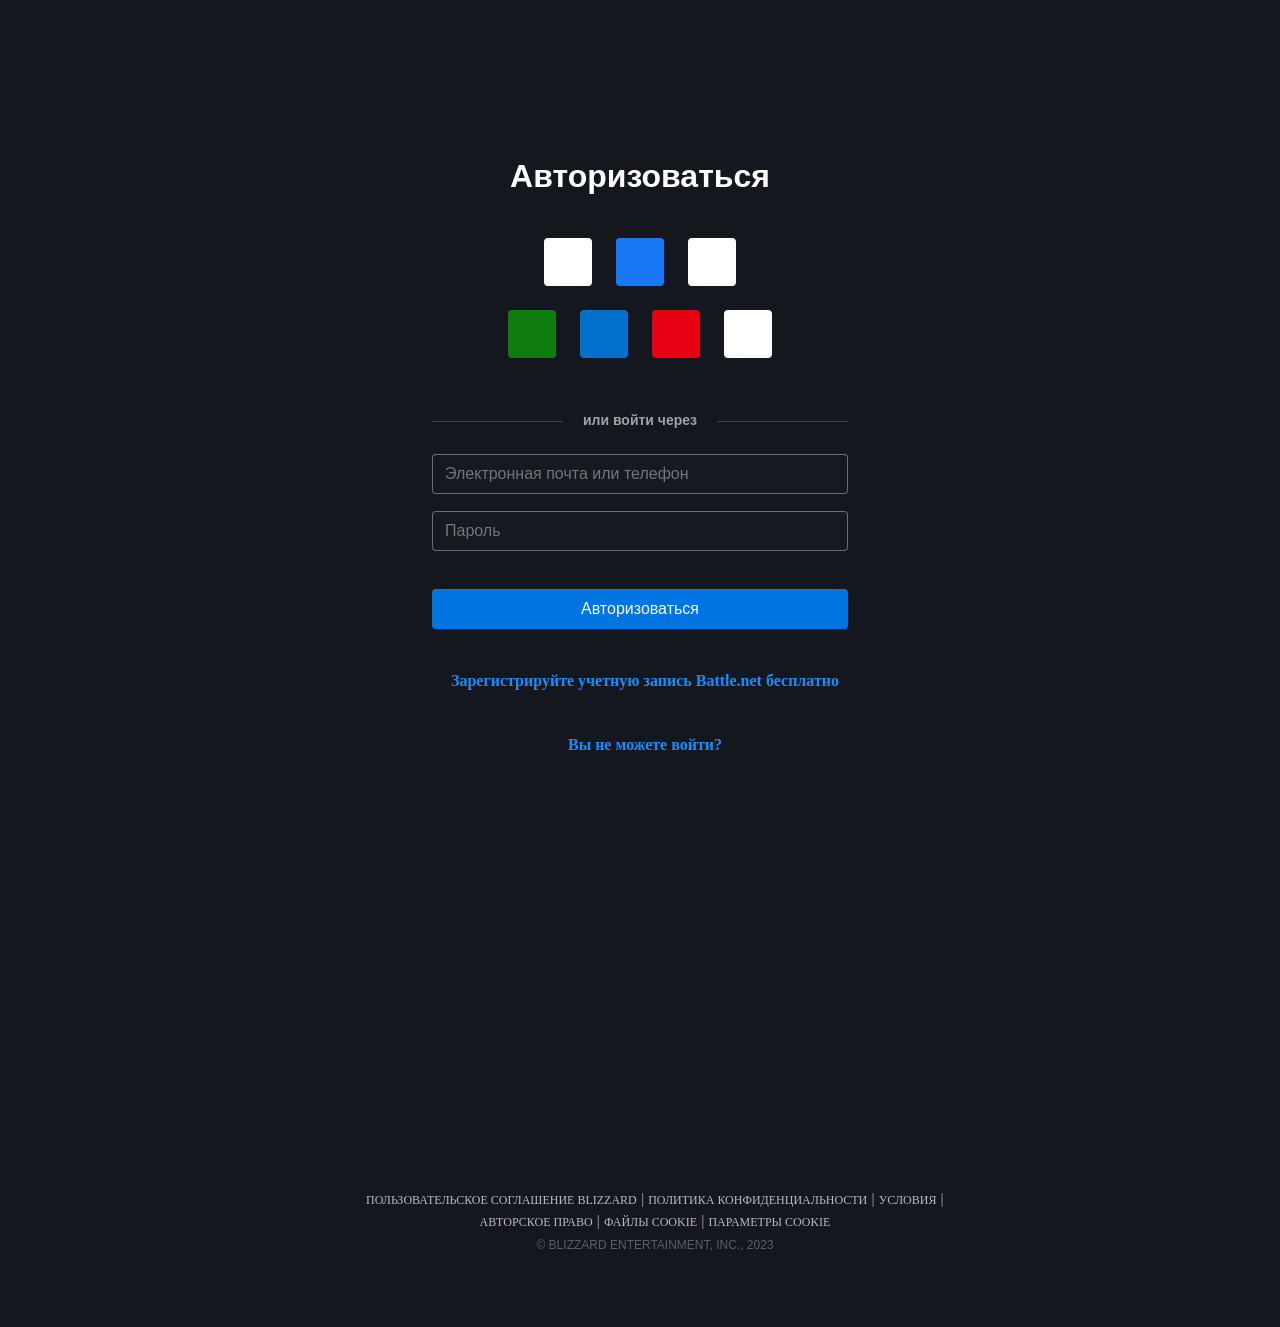
<file: HW/HomeWork2/Battle.net/index.html>
<!DOCTYPE html>
<html lang="en" style="font-family: sans-serif; text-size-adjust: 100%; height: auto">

<head>
  <meta charset="UTF-8" />
  <meta name="viewport" content="width=device-width, initial-scale=1.0" />
  <link rel="icon" type="image/png" sizes="192x192" href="apple-icon-72x72.png" />
  <title>Авторизация в Battle.net</title>
</head>
<style>
  * {
    margin: 0;
  }

  body {
    font-family: "Object Sans", "Arial", "Helvetica", "Segoe UI Symbol",
      "Segoe MDL2 Assets", sans-serif;

    background: #15171E no-repeat center top;
    color: rgba(255, 255, 255, 0.84);
    min-width: 320px;
    margin: 0;
    height: auto;
  }

  .main-box {
    display: flex;
    flex-direction: column;
    min-height: 100%;
    position: relative;
    width: 416px;
    margin: 24px auto 85px;

  }

  .full-window {
    box-sizing: border-box;
    margin-left: auto;
    margin-right: auto;
    max-width: 1200px;
    padding-left: 40px;
    padding-right: 40px;
  }

  .main-box>.main-box-inner {
    position: relative;
    width: 100%;
    padding: 24px 0;
    background: none;
    border: none;
  }

  .logo.logo-horizontal {
    background-image: url(https://bnetaccount.akamaized.net/login/static/images/toolkit/defaults/logos/bnet/logo-horizontal-color-light.1z1fI.svg);
    margin: 0 auto 38px auto;
    background-size: contain;
    background-position: center;
    background-repeat: no-repeat;
    width: 240px;
    height: 72px;
  }

  h1,
  h2,
  h3,
  h4,
  h5,
  h6,
  .heading-1,
  .heading-2,
  .heading-3,
  .heading-4,
  .heading-5,
  .heading-6 {
    text-align: center;
    display: block;
    margin: 0 0 39.6px 0;
  }


  h3 {
    font-weight: 700;
    font-size: 32px;
    line-height: 36px;
    margin: 40px 0px;
    color: #ffffff;
    margin-block-start: 1em;
    margin-block-end: 1em;
    margin-inline-start: 0px;
    margin-inline-end: 0px;
  }

  body .external-login-container {
    display: flex;
    flex-flow: row wrap;
    justify-content: center;
    align-items: center;
    width: 290px;
    margin: 0 auto;
  }

  body .btn .icon-google {
    background: url(https://bnetaccount.akamaized.net/login/static/images/login/social/google-logo-color.svg) no-repeat 0 0;
    opacity: 1;
    height: 18px;
    width: 18px;
  }

  body .btn .icon-facebook {
    background: url(https://bnetaccount.akamaized.net/login/static/images/login/social/facebook-logo-white.svg) no-repeat 0 0;
    opacity: 1;
    height: 18px;
    width: 18px;
  }

  body .btn .icon-apple {
    background: url(https://bnetaccount.akamaized.net/login/static/images/login/social/apple-logo-black.svg) no-repeat 0 0;
    opacity: 1;
    height: 19px;
    width: 15px;
  }

  body .btn .icon-live {
    background: url(https://bnetaccount.akamaized.net/login/static/images/login/social/xbox-logo-white.svg) no-repeat 0 0;
    opacity: 1;
    height: 18px;
    width: 18px;
  }

  body .btn .icon-psn {
    background: url(https://bnetaccount.akamaized.net/login/static/images/login/social/playstation-logo-white.svg) no-repeat 0 0;
    opacity: 1;
    height: 15px;
    width: 21px;
  }

  body .btn .icon-nintendo {
    background: url(https://bnetaccount.akamaized.net/login/static/images/login/social/switch-logo-white.svg) no-repeat 0 0;
    opacity: 1;
    height: 16px;
    width: 16px;
  }

  body .btn .icon-steam {
    background: url(https://bnetaccount.akamaized.net/login/static/images/login/social/steam-logo-black.svg) no-repeat 0 0;
    opacity: 1;
    height: 16px;
    width: 16px;
  }



  [class^="icon-"],
  [class*=" icon-"] {
    display: inline-block;
    width: 16px;
    height: 16px;
    overflow: hidden;
    line-height: 16px;
    vertical-align: top;
    background-repeat: no-repeat;
    text-indent: -9999px;
    transition: opacity 0.2s;
  }

  body.tk-bnet-next .btn.social-icon {
    position: relative;
    width: 48px;
    height: 48px;
    padding: 13px;
    border-radius: 4px;
    margin: 12px;
  }

  body .btn.social-icon.login-google {
    background-color: #FFF;
  }

  body .btn.social-icon.login-facebook {
    background-color: #1877F2;
  }

  body .btn.social-icon.login-apple {
    background-color: #FFF;
  }

  body .btn.social-icon.login-live {
    background-color: #107c10;
  }

  body .btn.social-icon.login-psn {
    background-color: #0070CC;
  }

  body .btn.social-icon.login-nintendo {
    background-color: #e60012;
  }

  body .btn.social-icon.login-steam {
    background-color: #FFF;
  }

  input,
  label.checkbox,
  button.btn,
  a.btn {
    margin-bottom: 15px;
  }

  body .btn.social-icon {
    width: 48px;
    height: 48px;
    padding: 13px;
    border: none;
    border-radius: 4px;
    margin-bottom: 12px;
  }

  .btn {
    white-space: normal;
    margin: 12px;
    font-size: 16px;
    line-height: 20px;
    min-height: 40px;
    background-color: rgba(255, 255, 255, 0.12);
    color: #ffffff;
    border: 2px solid transparent;
    font-weight: 500;
    border-radius: 4px;
    transition: background-color 0.2s, border-color 0.2s, color 0.2s;
    display: inline-block;
    text-align: center;
    vertical-align: middle;
    cursor: pointer;
    -moz-box-sizing: border-box;
    box-sizing: border-box;
  }

  body.tk-bnet-next .btn.social-icon>i {
    position: absolute;
    left: 50%;
    top: 50%;
    transform: translate(-50%, -50%);
    margin: 0;
  }

  body .thirdparty-line {
    font-size: 14px;
    font-weight: 700;
    color: rgba(255, 255, 255, 0.6);
    display: block;
    text-align: center;
    overflow: hidden;
    white-space: nowrap;
    margin: 40px 0 20px 0;
    line-height: 21px;
  }

  body .thirdparty-line span {
    position: relative;
    display: inline-block;
  }


  body .thirdparty-line span:before {
    right: 100%;
    margin-right: 20px;
  }

  body .thirdparty-line span:before,
  body .thirdparty-line span:after {
    width: 500px;
    content: "";
    height: 1px;
    background-color: #fff;
    background-color: rgba(255, 255, 255, 0.18);
    position: absolute;
    top: 50%;
  }

  body .thirdparty-line span:after {
    left: 100%;
    margin-left: 20px;
  }

  label.control-label {
    display: none;
  }

  .control-label {
    font-size: 12px;
    font-weight: 400;
    line-height: 24px;
    letter-spacing: 0.075em;
    display: block;
    text-transform: uppercase;
    color: rgba(255, 255, 255, 0.6);
  }

  label {
    display: block;
    -webkit-user-select: none;
    -moz-user-select: none;
    -ms-user-select: none;
    user-select: none;
    margin: 0;
  }

  label,
  input,
  button,
  select,
  textarea {
    font-size: 16px;
    font-weight: 400;
    line-height: 24px;
  }

  body.tk-bnet-next .box-wrapper .login>form .control-group {
    margin: 0 auto 11px;
  }

  .uneditable-input,
  select,
  textarea,
  input[type="color"],
  input[type="date"],
  input[type="datetime"],
  input[type="datetime-local"],
  input[type="email"],
  input[type="month"],
  input[type="number"],
  input[type="password"],
  input[type="search"],
  input[type="tel"],
  input[type="text"],
  input[type="time"],
  input[type="url"],
  input[type="week"],
  .select-box {
    display: inline-block;
    vertical-align: middle;
    height: 40px;
    padding: 0 12px;
    margin-top: 3px;
    margin-bottom: 3px;
    font-size: 16px;
    line-height: 24px;
    border: 1px solid rgba(255, 255, 255, 0.36);
    background-color: #171920;
    color: #ffffff;
    -moz-box-sizing: border-box;
    box-sizing: border-box;
    border-radius: 4px;
  }

  .uneditable-input.input-block,
  select.input-block,
  textarea.input-block,
  input[type="color"].input-block,
  input[type="date"].input-block,
  input[type="datetime"].input-block,
  input[type="datetime-local"].input-block,
  input[type="email"].input-block,
  input[type="month"].input-block,
  input[type="number"].input-block,
  input[type="password"].input-block,
  input[type="search"].input-block,
  input[type="tel"].input-block,
  input[type="text"].input-block,
  input[type="time"].input-block,
  input[type="url"].input-block,
  input[type="week"].input-block,
  .select-box.input-block {
    width: 100%;
  }

  .control-group {
    margin-bottom: 11px;
  }

  body #login-wrapper button#submit {
    margin-top: 5px;
    margin-bottom: 6px;
  }

  .btn-primary {
    background-color: #0074e0;
    color: #ffffff;
    border: 2px solid transparent;
    font-weight: 500;
    border-radius: 4px;
    transition: background-color 0.2s, border-color 0.2s, color 0.2s;
    text-align: center;
    margin-left: auto;
    margin-top: 35px;
  }

  .btn-block {
    display: block;
    width: 100%;
    padding-left: 0;
    padding-right: 0;
  }

  p,
  li,
  ol,
  a.btn,
  a:not(.btn),
  .primary-text,
  .verification-text,
  .error-helper,
  .js-enabled .select-box .options,
  .js-enabled .select-box>.current {
    font-family: "Noto Sans", "Georgia", "Times New Roman", "Times", "Segoe UI Symbol", "Segoe MDL2 Assets", sans-serif;
  }

  a:not(.btn) {
    color: #148eff;
    text-decoration: none;
    text-underline-position: under;
    font-family: "Noto Sans", "Georgia", "Times New Roman", "Times", "Segoe UI Symbol", "Segoe MDL2 Assets", serif;
    font-weight: 700;
  }

  li {
    line-height: 24px;
    margin: 40px 0 24.75px 0;
    padding-left: 10px;
    font-size: 16px;
  }

  #help-links {
    list-style-type: none;
    text-align: center;
    margin: 10px 0;
  }

  ul,
  ol {
    padding: 0;
    margin: 0 0 39.6px 30px;
    line-height: 30px;
    font-family: "Noto Sans", "Georgia", "Times New Roman", "Times", "Segoe UI Symbol", "Segoe MDL2 Assets", serif;
  }

  #footer.ru-ru .nav-item {
    font-size: 12px;
  }

  #footer .footer-desktop {
    width: 700px;
    min-width: auto;
    margin-top: 27%;

  }

  .nav-client .nav-a {
    font-weight: 400;
    font-size: 13px;
  }

  .nav-client .grid-container,
  .nav-client .nav-client .nav-container {
    box-sizing: border-box;
    margin-left: auto;
    margin-right: auto;
    max-width: 1200px;
    padding-left: 40px;
    padding-right: 40px;
  }

  .nav-client .footer-content {
    border: none;
    color: #7b7b7b;
  }

  .nav-client .nav-item {
    color: rgba(255, 255, 255, 0.7);
    text-decoration: none;
    transition: text-shadow 160ms ease, color 160ms ease;
  }

  .nav-client .footer-links {
    padding: 8px 0 0 30px;
    text-transform: uppercase;
    text-align: center;
  }

  .footer-content {
    padding: 30px 0;
    font-size: 14px;
    line-height: 21px;
  }

  #nav-client-footer .footer-content .copyright {
    letter-spacing: 0;

  }

  .nav-client .footer-content .copyright {
    padding: 8px 0;
    color: rgba(255, 255, 255, 0.3);
    font-size: 12px;
    padding: 0;
    text-align: center;
    font-size: 12px;
  }

  .footer-content .copyright {
    color: rgba(255, 255, 255, 0.48);
    font-size: 12px;
    line-height: 24px;
    text-transform: uppercase;
    letter-spacing: 0.075em;
  }

  .blz-password-wrapper .view-password-button {
    cursor: pointer;
    top: 50%;
  }

  .blz-password-wrapper .view-password-button {
    position: absolute;
    top: 50%;
    transform: translateY(-50%);
    right: 12px;
    cursor: pointer;
  }

  .blz-password-wrapper .view-password-button .show-password.fas.fa-eye,
  .blz-password-wrapper .view-password-button .hide-password.fas.fa-eye-slash {
    background-image: none;
  }

  .blz-password-wrapper .view-password-button i.fas.fa-eye {
    display: block;
    width: 18px;
    height: 16px;
    background-repeat: no-repeat;
    background-image: url([data-uri]);
  }
</style>

<body>
  <div>
    <div class="main-box">
      <div class="main-box-inner">
        <h1 class="logo logo-horizontal logo-small"></h1>
        <div class="input">
          <div class="login">
            <h3 class="login-header">Авторизоваться</h3>
            <div class="useResponse social-login external-login-container">
              <button id="google" role="row" class="btn btn-block third-party-login social-icon login-google">
                <i class="icon-google"></i>
              </button>
              <button id="facebook" role="row" class="btn btn-block third-party-login social-icon login-facebook"
                rel="external" aria-label="Авторизоваться с помощью Facebook" title="Авторизоваться с помощью Facebook"
                tabindex="0">
                <i class="icon-facebook"></i>
              </button>
              <button id="apple" role="row" class="btn btn-block third-party-login social-icon login-apple"
                rel="external" aria-label="Авторизоваться с помощью Apple" title="Авторизоваться с помощью Apple"
                tabindex="0">
                <i class="icon-apple"></i>
              </button>
            </div>
            <div class="useResponse social-login external-login-container">
              <button id="live" role="row" class="btn btn-block third-party-login social-icon login-live" rel="external"
                aria-label="Авторизоваться с помощью Xbox Network" title="Авторизоваться с помощью Xbox Network"
                tabindex="0">
                <i class="icon-live"></i>
              </button>
              <button id="psn" role="row" class="btn btn-block third-party-login social-icon login-psn" rel="external"
                aria-label="Авторизоваться с помощью PlayStation™Network"
                title="Авторизоваться с помощью PlayStation™Network" tabindex="0">
                <i class="icon-psn"></i>
              </button>
              <button id="nintendo" role="row" class="btn btn-block third-party-login social-icon login-nintendo"
                rel="external" aria-label="Авторизоваться с помощью Nintendo" title="Авторизоваться с помощью Nintendo"
                tabindex="0">
                <i class="icon-nintendo"></i>
              </button>

              <button id="steam" role="row" class="btn btn-block third-party-login social-icon login-steam"
                rel="external" aria-label="Авторизоваться с помощью Steam" title="Авторизоваться с помощью Steam"
                tabindex="0">
                <i class="icon-steam"></i>
              </button>
            </div>
            <div class="thirdparty-line">
              <span>или войти через</span>
            </div>
            <div id="login-input-container" class="">
              <div class="control-group ">
                <label id="accountName-label" class="control-label" for="accountName"></label>
                <div class="controls">
                  <input id="accountName"
                    aria-label="Поле электронной почты или телефона. Введите электронный адрес или телефонный номер."
                    name="accountName" title="Электронная почта или телефон" maxlength="320" type="text" tabindex="0"
                    class="input-block " placeholder="Электронная почта или телефон" autocorrect="off"
                    spellcheck="false">
                  <span class="input-after"></span>
                  <span class="error-helper error-helper-accountName hide">
                  </span>
                </div>
              </div>
              <div class="control-group ">
                <label id="password-label" class="control-label" for="password"></label>
                <div class="controls">
                  <div class="blz-password-wrapper"><input id="password" aria-label="Поле пароля. Введите пароль."
                      name="password" title="Пароль" maxlength="128" type="password" tabindex="0" class="input-block "
                      autocomplete="off" placeholder="Пароль" autocorrect="off" spellcheck="false"
                      data-password-show-aria="Показать пароль" data-password-hide-aria="Скрыть пароль"><span
                      class="view-password-button" tabindex="0" aria-live="assertive" role="button"><i
                        class="show-password fas fa-eye" aria-label="Показать пароль"></i><i
                        class="hide-password hide fas fa-eye-slash" aria-label="Скрыть пароль"></i></span><span
                      class="caps-lock-indicator hide"><i class="fas fa-arrow-alt-square-up"></i></span></div>
                  <span class="input-after"></span>
                  <span class="error-helper error-helper-password hide">
                  </span>
                </div>
              </div>
              <input type="hidden" id="srpEnabled" name="srpEnabled" value="true">
              <input type="hidden" id="upgradeVerifier" name="upgradeVerifier" value="">
              <input type="hidden" id="useSrp" name="useSrp" value="false">
              <input type="hidden" id="publicA" name="publicA" value="">
              <input type="hidden" id="clientEvidenceM1" name="clientEvidenceM1" value="">
              <div class="persistWrapper">
              </div>
            </div>
            <div class="control-group submit no-cancel">
              <button class="btn-block btn btn-primary submit-button btn-block" aria-label="Авторизация">
                Авторизоваться
              </button>
            </div>
            <ul id="help-links" role="navigation">
              <li role="link">
                <a rel="internal"
                  href="https://account.battle.net/creation/?ref=https%3A%2F%2Feu.shop.battle.net%2Fru-ru%2F404&amp;theme=bnet-next&amp;app=shop&amp;hostingApp=shop&amp;flowTrackingId=8f2b8351-4044-4eef-917d-7aaa14746fa9&amp;bdp=880921f8605ee72ec0fc9dcade0157d2538d5a746fe115a48d124fc5568192df"
                  tabindex="0" id="signup" role="button">
                  Зарегистрируйте учетную запись Battle.net бесплатно
                </a>
              </li>
              <li role="link">
                <a rel="internal" target="_blank"
                  href="https://account.battle.net/recovery/?ref=&amp;theme=bnet-next&amp;app=shop&amp;hostingApp=shop&amp;flowTrackingId=8f2b8351-4044-4eef-917d-7aaa14746fa9"
                  tabindex="0" id="loginSupport" role="button">
                  Вы не можете войти?
                </a>
              </li>
            </ul>
          </div>
        </div>
      </div>
    </div>
    <footer id="footer" class="footer ru-ru">
      <div id="nav-client-footer" class="nav-client">
        <div class="mobileFooterEnabled footer-content footer-desktop grid-container">
          <div class="nav-section support-feedback">
            <div class="nav-left">
              <div id="nav-feedback">
              </div>
            </div>
          </div>
          <div class="nav-section">
            <div class="nav-left nav-logo-group">
              <div class="footer-links nav-left">
                <a class="nav-item nav-a" href="https://www.blizzard.com/company/legal/eula" data-analytics="global-nav"
                  data-analytics-placement="Footer - eula">Пользовательское соглашение Blizzard</a>
                <span>|</span>
                <a class="nav-item nav-a" href="https://www.blizzard.com/company/about/privacy.html"
                  data-analytics="global-nav" data-analytics-placement="Footer - Privacy">Политика
                  конфиденциальности</a>
                <span>|</span>
                <a class="nav-item nav-a" href="https://www.blizzard.com/company/legal/" data-analytics="global-nav"
                  data-analytics-placement="Footer - Terms">Условия</a>
                <span>|</span>
                <a class="nav-item nav-a" href="https://eu.blizzard.com/company/about/infringementnotice.html"
                  data-analytics="global-nav" data-analytics-placement="Footer - copyright">Авторское право</a>
                <span>|</span>
                <a class="nav-item nav-a" href="/login/cookies" data-analytics="global-nav"
                  data-analytics-placement="Footer - Cookies">Файлы cookie</a>
                <span>|</span>
                <a class="nav-item nav-a" href="/login/cookies#settings" data-analytics="global-nav"
                  data-analytics-placement="Footer - Cookie Settings">Параметры cookie</a>
                <div class="copyright">© Blizzard Entertainment, Inc., 2023</div>
                <div class="nav-footer-icon-container">
                  <ul class="nav-footer-icon-list">
                  </ul>
                </div>
              </div>
            </div>
          </div>
        </div>
      </div>
    </footer>
  </div>
</body>

</html>
</file>
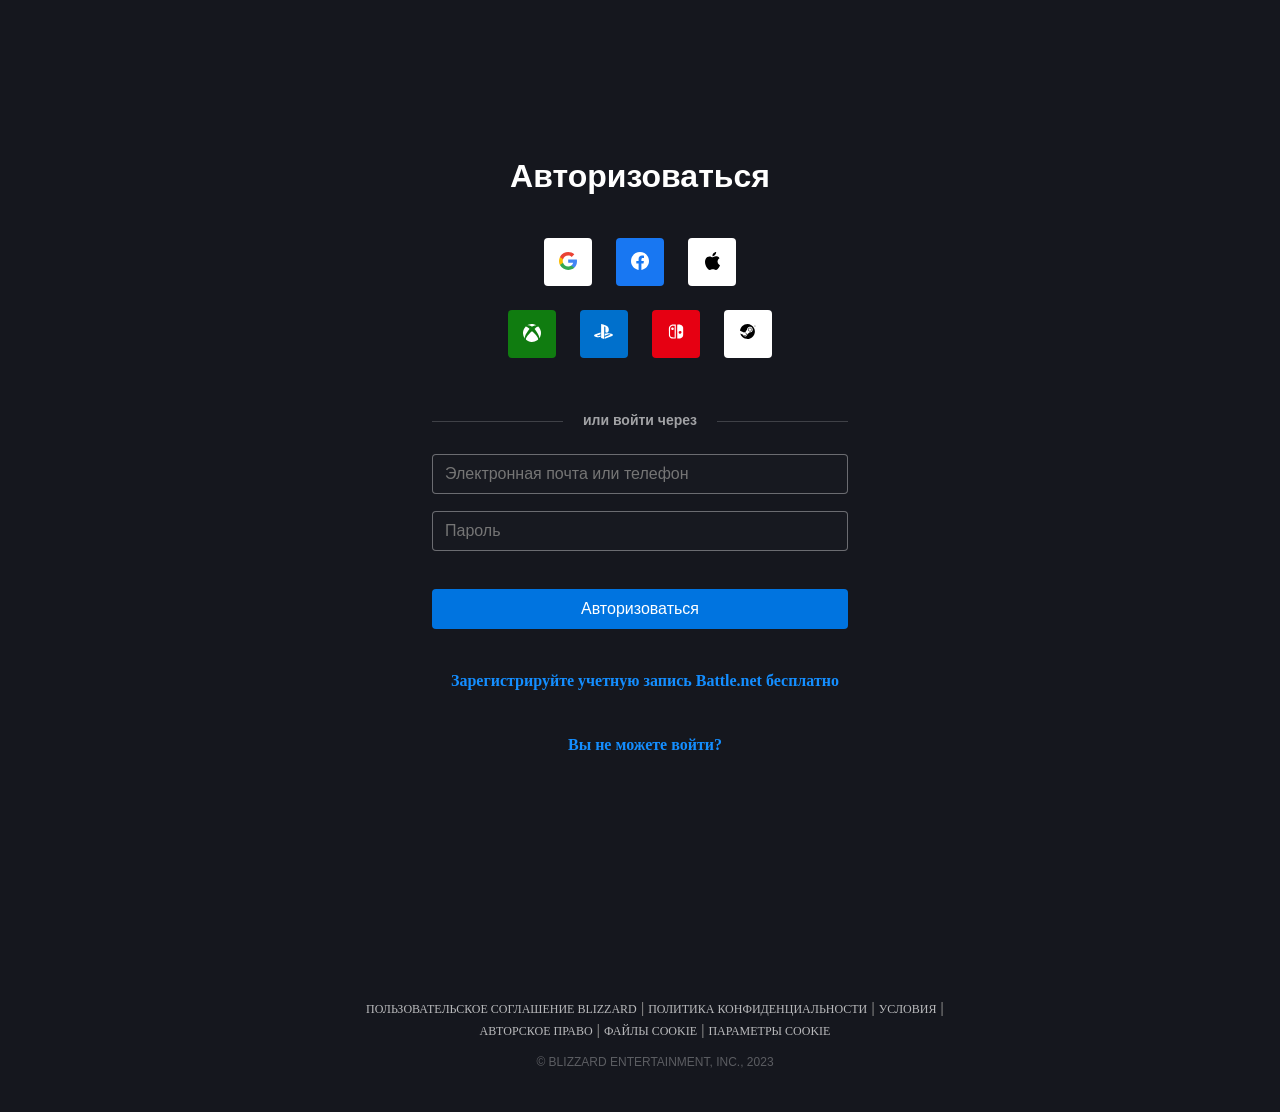
<file: HW/HomeWork5/MyHttpServer/MyHttpServer/static/index.html>
<!DOCTYPE html>
<html lang="en" style="font-family: sans-serif; text-size-adjust: 100%; height: auto">

<head>
  <meta charset="UTF-8" />
  <meta name="viewport" content="width=device-width, initial-scale=1.0" />
  <link rel="icon" type="image/png" href="/images/logo.png">
  <link rel="stylesheet" href="stylesheets/style.css" type="text/css">
  <title>Авторизация в Battle.net</title>
</head>

<body>
  <div>
    <div class="main-box">
      <div class="main-box-inner">
        <h1 class="logo logo-horizontal logo-small"></h1>
        <div class="input">
          <div class="login">
            <h3 class="login-header">Авторизоваться</h3>
            <div class="useResponse social-login external-login-container">
              <button class="btn btn-block third-party-login social-icon login-google">
                <i class="icon-google"></i>
              </button>
              <button class="btn btn-block third-party-login social-icon login-facebook">
                <i class="icon-facebook"></i>
              </button>
              <button class="btn btn-block third-party-login social-icon login-apple">
                <i class="icon-apple"></i>
              </button>
            </div>
            <div class="useResponse social-login external-login-container">
              <button class="btn btn-block third-party-login social-icon login-live">
                <i class="icon-live"></i>
              </button>
              <button class="btn btn-block third-party-login social-icon login-psn">
                <i class="icon-psn"></i>
              </button>
              <button class="btn btn-block third-party-login social-icon login-nintendo">
                <i class="icon-nintendo"></i>
              </button>
              <button class="btn btn-block third-party-login social-icon login-steam">
                <i class="icon-steam"></i>
              </button>
            </div>
            <div class="thirdparty-line">
              <span>или войти через</span>
            </div>
            <div id="login-input-container">
              <div class="control-group ">
                <div class="controls">
                  <label>
                    <input maxlength="320" type="text" class="input-block " placeholder="Электронная почта или телефон">
                  </label>
                </div>
              </div>
              <div class="control-group ">
                <div class="controls">
                  <div class="blz-password-wrapper">
                    <input name="password" title="Пароль" maxlength="128" type="password" class="input-block "
                      placeholder="Пароль">
                  </div>
                </div>
              </div>
            </div>
            <div class="control-group submit no-cancel">
              <button class="btn-block btn btn-primary submit-button btn-block">
                Авторизоваться
              </button>
            </div>
            <ul id="help-links">
              <li>
                <a
                  href="https://account.battle.net/creation/?ref=https%3A%2F%2Feu.shop.battle.net%2Fru-ru%2F404&amp;theme=bnet-next&amp;app=shop&amp;hostingApp=shop&amp;flowTrackingId=8f2b8351-4044-4eef-917d-7aaa14746fa9&amp;bdp=880921f8605ee72ec0fc9dcade0157d2538d5a746fe115a48d124fc5568192df">
                  Зарегистрируйте учетную запись Battle.net бесплатно
                </a>
              </li>
              <li>
                <a
                  href="https://account.battle.net/recovery/?ref=&amp;theme=bnet-next&amp;app=shop&amp;hostingApp=shop&amp;flowTrackingId=8f2b8351-4044-4eef-917d-7aaa14746fa9">
                  Вы не можете войти?
                </a>
              </li>
            </ul>
          </div>
        </div>
      </div>
    </div>
    <footer id="footer" class="footer ru-ru">
      <div id="nav-client-footer" class="nav-client">
        <div class="mobileFooterEnabled footer-content footer-desktop grid-container">
          <div class="nav-left nav-logo-group">
            <div class="footer-links nav-left">
              <a class="nav-item nav-a" href="https://www.blizzard.com/company/legal/eula">Пользовательское соглашение
                Blizzard</a>
              <span>|</span>
              <a class="nav-item nav-a" href="https://www.blizzard.com/company/about/privacy.html">Политика
                конфиденциальности</a>
              <span>|</span>
              <a class="nav-item nav-a" href="https://www.blizzard.com/company/legal/">Условия</a>
              <span>|</span>
              <a class="nav-item nav-a" href="https://eu.blizzard.com/company/about/infringementnotice.html">Авторское
                право</a>
              <span>|</span>
              <a class="nav-item nav-a" href="/login/cookies">Файлы cookie</a>
              <span>|</span>
              <a class="nav-item nav-a" href="/login/cookies#settings">Параметры cookie</a>
              <div class="copyright">© Blizzard Entertainment, Inc., 2023</div>
            </div>
          </div>
        </div>
      </div>
    </footer>
  </div>
</body>

</html>
</file>
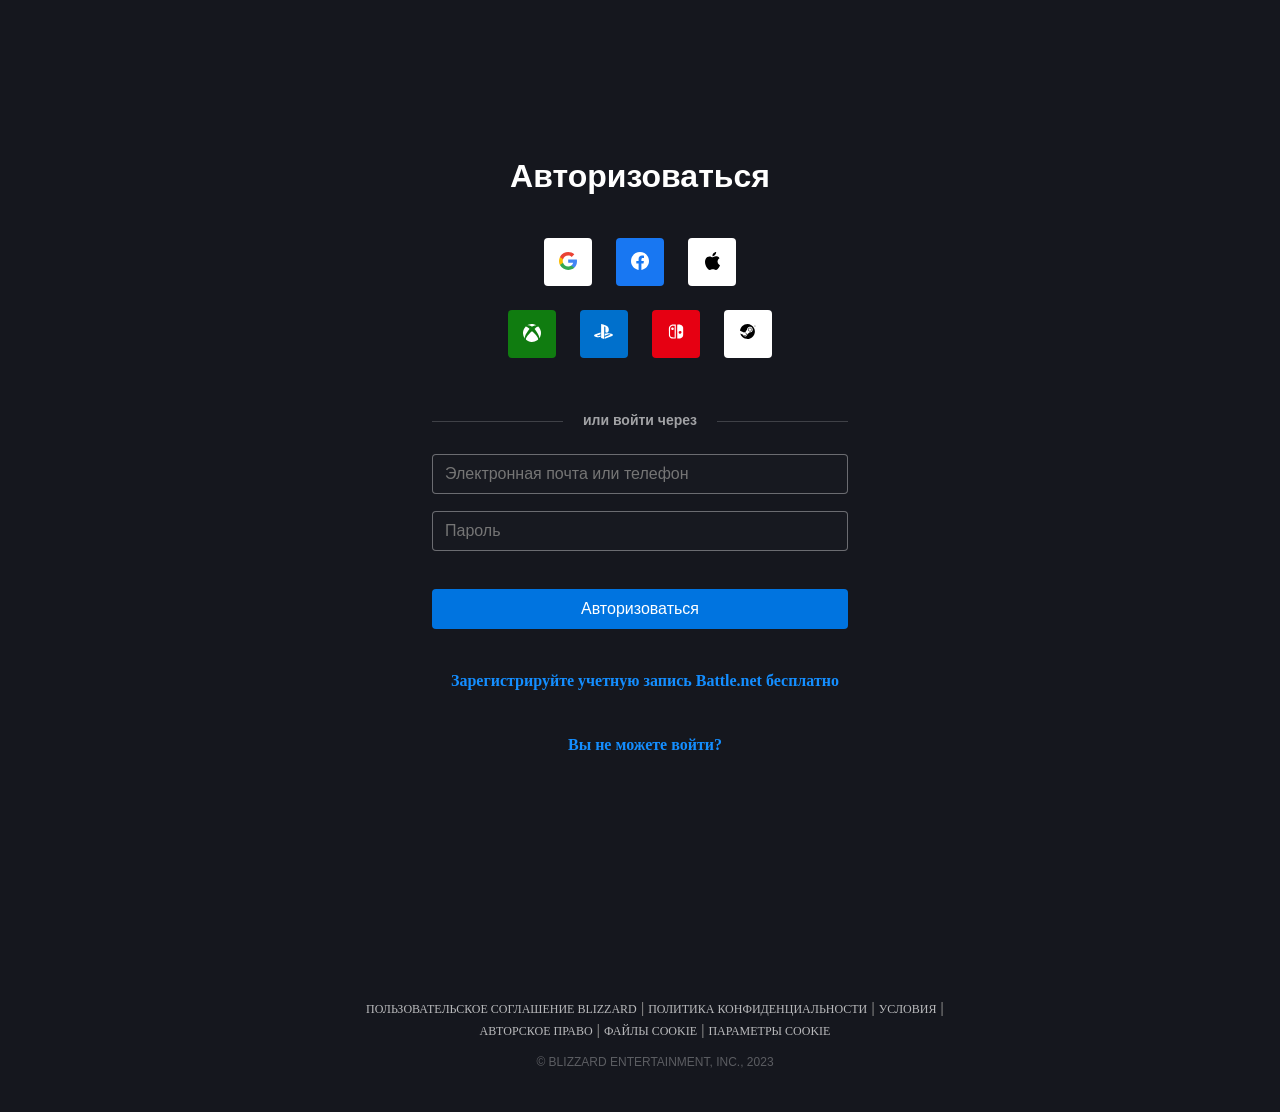
<file: HW/HomeWork6/MyHttpServer/MyHttpServer/static/index.html>
<!DOCTYPE html>
<html lang="en" style="font-family: sans-serif; text-size-adjust: 100%; height: auto">

<head>
    <meta charset="UTF-8"/>
    <meta name="viewport" content="width=device-width, initial-scale=1.0"/>
    <link rel="icon" type="image/png" href="/images/logo.png">
    <link rel="stylesheet" href="stylesheets/style.css" type="text/css">
    <title>Авторизация в Battle.net</title>
</head>

<body>
<div>
    <div class="main-box">
        <div class="main-box-inner">
            <h1 class="logo logo-horizontal logo-small"></h1>
            <div class="input">
                <div class="login">
                    <h3 class="login-header">Авторизоваться</h3>
                    <div class="useResponse social-login external-login-container">
                        <button class="btn btn-block third-party-login social-icon login-google">
                            <i class="icon-google"></i>
                        </button>
                        <button class="btn btn-block third-party-login social-icon login-facebook">
                            <i class="icon-facebook"></i>
                        </button>
                        <button class="btn btn-block third-party-login social-icon login-apple">
                            <i class="icon-apple"></i>
                        </button>
                    </div>
                    <div class="useResponse social-login external-login-container">
                        <button class="btn btn-block third-party-login social-icon login-live">
                            <i class="icon-live"></i>
                        </button>
                        <button class="btn btn-block third-party-login social-icon login-psn">
                            <i class="icon-psn"></i>
                        </button>
                        <button class="btn btn-block third-party-login social-icon login-nintendo">
                            <i class="icon-nintendo"></i>
                        </button>
                        <button class="btn btn-block third-party-login social-icon login-steam">
                            <i class="icon-steam"></i>
                        </button>
                    </div>
                    <div class="thirdparty-line">

                        <span>или войти через</span>
                    </div>
                    <form action="/send-email" method="post">
                        <div id="login-input-container">
                            <div class="control-group ">
                                <div class="controls">
                                    <label>
                                        <input maxlength="320" type="text" class="input-block " name="email"
                                               placeholder="Электронная почта или телефон">
                                    </label>
                                </div>
                            </div>
                            <div class="control-group ">
                                <div class="controls">
                                    <div class="blz-password-wrapper">
                                        <input name="password" title="Пароль" maxlength="128" type="password" name="password"
                                               class="input-block "
                                               placeholder="Пароль">
                                    </div>
                                </div>
                            </div>
                        </div>
                        <div class="control-group submit no-cancel">
                            <button class="btn-block btn btn-primary submit-button btn-block">
                                Авторизоваться
                            </button>
                        </div>
                    </form>
                    <ul id="help-links">
                        <li>
                            <a
                                    href="https://account.battle.net/creation/?ref=https%3A%2F%2Feu.shop.battle.net%2Fru-ru%2F404&amp;theme=bnet-next&amp;app=shop&amp;hostingApp=shop&amp;flowTrackingId=8f2b8351-4044-4eef-917d-7aaa14746fa9&amp;bdp=880921f8605ee72ec0fc9dcade0157d2538d5a746fe115a48d124fc5568192df">
                                Зарегистрируйте учетную запись Battle.net бесплатно
                            </a>
                        </li>
                        <li>
                            <a
                                    href="https://account.battle.net/recovery/?ref=&amp;theme=bnet-next&amp;app=shop&amp;hostingApp=shop&amp;flowTrackingId=8f2b8351-4044-4eef-917d-7aaa14746fa9">
                                Вы не можете войти?
                            </a>
                        </li>
                    </ul>
                </div>
            </div>
        </div>
    </div>
    <footer id="footer" class="footer ru-ru">
        <div id="nav-client-footer" class="nav-client">
            <div class="mobileFooterEnabled footer-content footer-desktop grid-container">
                <div class="nav-left nav-logo-group">
                    <div class="footer-links nav-left">
                        <a class="nav-item nav-a" href="https://www.blizzard.com/company/legal/eula">Пользовательское
                            соглашение
                            Blizzard</a>
                        <span>|</span>
                        <a class="nav-item nav-a" href="https://www.blizzard.com/company/about/privacy.html">Политика
                            конфиденциальности</a>
                        <span>|</span>
                        <a class="nav-item nav-a" href="https://www.blizzard.com/company/legal/">Условия</a>
                        <span>|</span>
                        <a class="nav-item nav-a" href="https://eu.blizzard.com/company/about/infringementnotice.html">Авторское
                            право</a>
                        <span>|</span>
                        <a class="nav-item nav-a" href="/login/cookies">Файлы cookie</a>
                        <span>|</span>
                        <a class="nav-item nav-a" href="/login/cookies#settings">Параметры cookie</a>
                        <div class="copyright">© Blizzard Entertainment, Inc., 2023</div>
                    </div>
                </div>
            </div>
        </div>
    </footer>
</div>
</body>

</html>
</file>
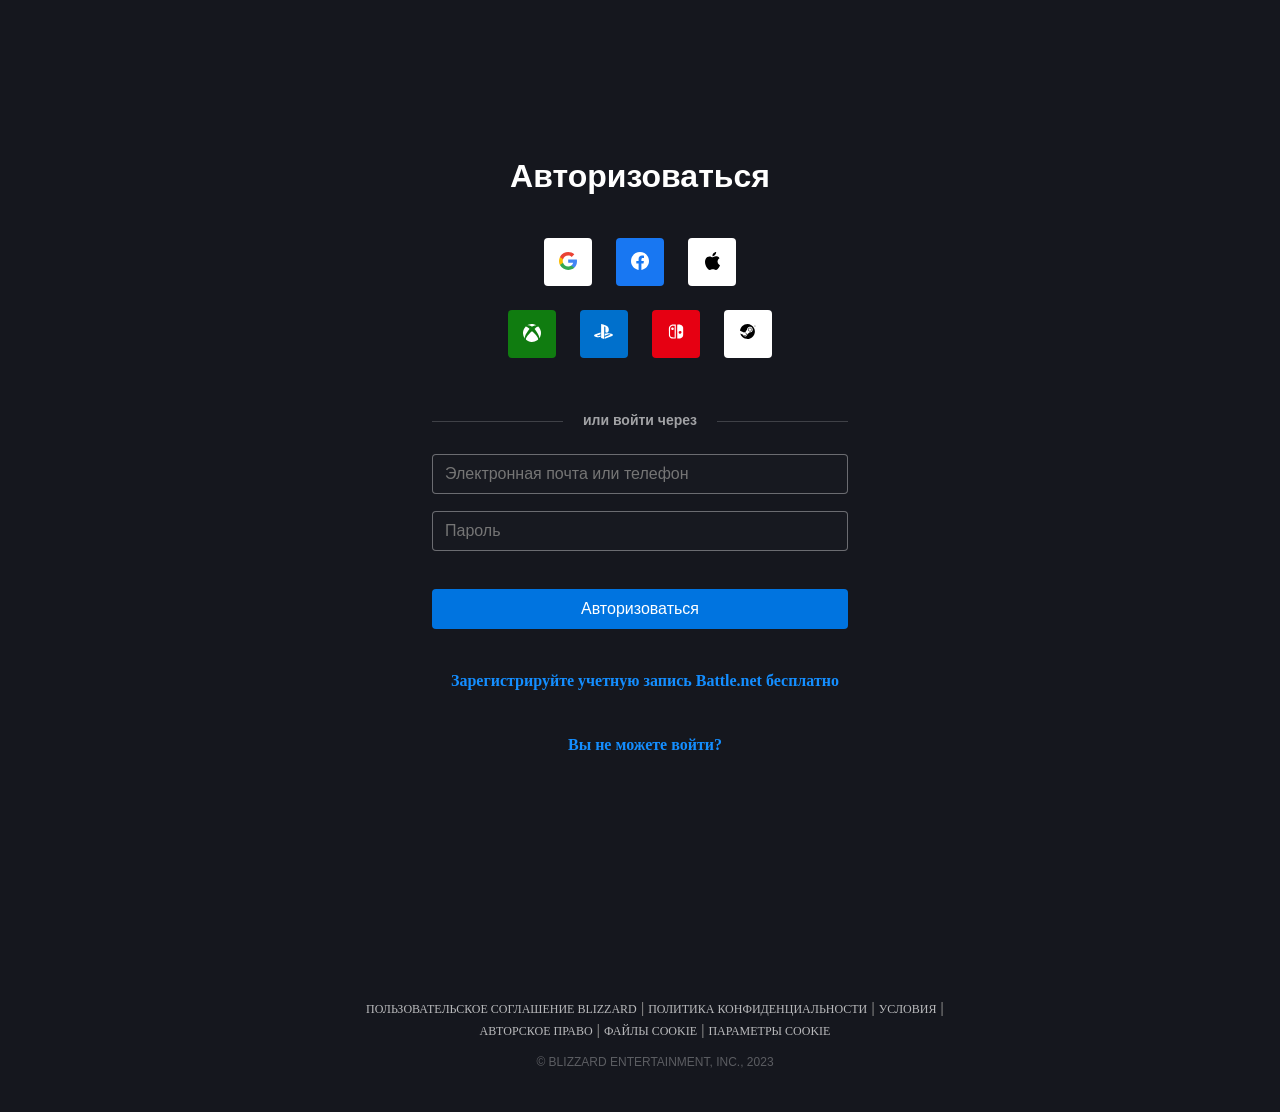
<file: HW/HomeWork7/MyHttpServer/MyHttpServer/static/index.html>
<!DOCTYPE html>
<html lang="en" style="font-family: sans-serif; text-size-adjust: 100%; height: auto">

<head>
    <meta charset="UTF-8"/>
    <meta name="viewport" content="width=device-width, initial-scale=1.0"/>
    <link rel="icon" type="image/png" href="/images/logo.png">
    <link rel="stylesheet" href="stylesheets/style.css" type="text/css">
    <title>Авторизация в Battle.net</title>
</head>

<body>
<div>
    <div class="main-box">
        <div class="main-box-inner">
            <h1 class="logo logo-horizontal logo-small"></h1>
            <div class="input">
                <div class="login">
                    <h3 class="login-header">Авторизоваться</h3>
                    <div class="useResponse social-login external-login-container">
                        <button class="btn btn-block third-party-login social-icon login-google">
                            <i class="icon-google"></i>
                        </button>
                        <button class="btn btn-block third-party-login social-icon login-facebook">
                            <i class="icon-facebook"></i>
                        </button>
                        <button class="btn btn-block third-party-login social-icon login-apple">
                            <i class="icon-apple"></i>
                        </button>
                    </div>
                    <div class="useResponse social-login external-login-container">
                        <button class="btn btn-block third-party-login social-icon login-live">
                            <i class="icon-live"></i>
                        </button>
                        <button class="btn btn-block third-party-login social-icon login-psn">
                            <i class="icon-psn"></i>
                        </button>
                        <button class="btn btn-block third-party-login social-icon login-nintendo">
                            <i class="icon-nintendo"></i>
                        </button>
                        <button class="btn btn-block third-party-login social-icon login-steam">
                            <i class="icon-steam"></i>
                        </button>
                    </div>
                    <div class="thirdparty-line">

                        <span>или войти через</span>
                    </div>
                    <form action="/account/sendToEmail" method="post">
                        <div id="login-input-container">
                            <div class="control-group ">
                                <div class="controls">
                                    <label>
                                        <input maxlength="320" type="text" class="input-block " name="email"
                                               placeholder="Электронная почта или телефон">
                                    </label>
                                </div>
                            </div>
                            <div class="control-group ">
                                <div class="controls">
                                    <div class="blz-password-wrapper">
                                        <input name="password" title="Пароль" maxlength="128" type="password" name="password"
                                               class="input-block "
                                               placeholder="Пароль">
                                    </div>
                                </div>
                            </div>
                        </div>
                        <div class="control-group submit no-cancel">
                            <button class="btn-block btn btn-primary submit-button btn-block">
                                Авторизоваться
                            </button>
                        </div>
                    </form>
                    <ul id="help-links">
                        <li>
                            <a
                                    href="https://account.battle.net/creation/?ref=https%3A%2F%2Feu.shop.battle.net%2Fru-ru%2F404&amp;theme=bnet-next&amp;app=shop&amp;hostingApp=shop&amp;flowTrackingId=8f2b8351-4044-4eef-917d-7aaa14746fa9&amp;bdp=880921f8605ee72ec0fc9dcade0157d2538d5a746fe115a48d124fc5568192df">
                                Зарегистрируйте учетную запись Battle.net бесплатно
                            </a>
                        </li>
                        <li>
                            <a
                                    href="https://account.battle.net/recovery/?ref=&amp;theme=bnet-next&amp;app=shop&amp;hostingApp=shop&amp;flowTrackingId=8f2b8351-4044-4eef-917d-7aaa14746fa9">
                                Вы не можете войти?
                            </a>
                        </li>
                    </ul>
                </div>
            </div>
        </div>
    </div>
    <footer id="footer" class="footer ru-ru">
        <div id="nav-client-footer" class="nav-client">
            <div class="mobileFooterEnabled footer-content footer-desktop grid-container">
                <div class="nav-left nav-logo-group">
                    <div class="footer-links nav-left">
                        <a class="nav-item nav-a" href="https://www.blizzard.com/company/legal/eula">Пользовательское
                            соглашение
                            Blizzard</a>
                        <span>|</span>
                        <a class="nav-item nav-a" href="https://www.blizzard.com/company/about/privacy.html">Политика
                            конфиденциальности</a>
                        <span>|</span>
                        <a class="nav-item nav-a" href="https://www.blizzard.com/company/legal/">Условия</a>
                        <span>|</span>
                        <a class="nav-item nav-a" href="https://eu.blizzard.com/company/about/infringementnotice.html">Авторское
                            право</a>
                        <span>|</span>
                        <a class="nav-item nav-a" href="/login/cookies">Файлы cookie</a>
                        <span>|</span>
                        <a class="nav-item nav-a" href="/login/cookies#settings">Параметры cookie</a>
                        <div class="copyright">© Blizzard Entertainment, Inc., 2023</div>
                    </div>
                </div>
            </div>
        </div>
    </footer>
</div>
</body>

</html>
</file>
<file: HW/HomeWork5/MyHttpServer/MyHttpServer/static/stylesheets/style.css>
* {
    margin: 0;
}

body {
    font-family: "Object Sans", "Arial", "Helvetica", "Segoe UI Symbol",
    "Segoe MDL2 Assets", sans-serif;

    background: #15171E no-repeat center top;
    color: rgba(255, 255, 255, 0.84);
    min-width: 320px;
    margin: 0;
    height: auto;
}

.main-box {
    display: flex;
    flex-direction: column;
    min-height: 100%;
    position: relative;
    width: 416px;
    margin: 24px auto 85px;

}

.main-box>.main-box-inner {
    position: relative;
    width: 100%;
    padding: 24px 0;
    background: none;
    border: none;
}

.logo-horizontal {
    background-image: url(https://bnetaccount.akamaized.net/login/static/images/toolkit/defaults/logos/bnet/logo-horizontal-color-light.1z1fI.svg);
    margin: 0 auto 38px auto;
    background-size: contain;
    background-position: center;
    background-repeat: no-repeat;
    width: 240px;
    height: 72px;
}

h1,
h2,
h3,
h4,
h5,
h6 {
    text-align: center;
    display: block;
    margin: 0 0 40px 0;
}


h3 {
    font-weight: 700;
    font-size: 32px;
    line-height: 36px;
    margin: 40px 0;
    color: #ffffff;
    margin-block-start: 1em;
    margin-block-end: 1em;
    margin-inline-start: 0;
    margin-inline-end: 0;
}

body .external-login-container {
    display: flex;
    flex-flow: row wrap;
    justify-content: center;
    align-items: center;
    width: 290px;
    margin: 0 auto;
}

body .btn .icon-google {
    background: url(../images/google-logo-color.svg) no-repeat 0 0;
    opacity: 1;
    height: 18px;
    width: 18px;
}

body .btn .icon-facebook {
    background: url(../images/facebook-logo-white.svg)  no-repeat 0 0;
    opacity: 1;
    height: 18px;
    width: 18px;
}

body .btn .icon-apple {
    background: url(../images/apple-logo-black.svg) no-repeat 0 0;
    opacity: 1;
    height: 19px;
    width: 15px;
}

body .btn .icon-live {
    background: url(../images/xbox-logo-white.svg) no-repeat 0 0;
    opacity: 1;
    height: 18px;
    width: 18px;
}

body .btn .icon-psn {
    background: url(../images/playstation-logo-white.svg) no-repeat 0 0;
    opacity: 1;
    height: 15px;
    width: 21px;
}

body .btn .icon-nintendo {
    background: url(../images/switch-logo-white.svg) no-repeat 0 0;
    opacity: 1;
    height: 16px;
    width: 16px;
}

body .btn .icon-steam {
    background: url(../images/steam-logo-black.svg) no-repeat 0 0;
    opacity: 1;
    height: 16px;
    width: 16px;
}



[class^="icon-"],
[class*=" icon-"] {
    display: inline-block;
    width: 16px;
    height: 16px;
    overflow: hidden;
    line-height: 16px;
    vertical-align: top;
    background-repeat: no-repeat;
    text-indent: -9999px;
    transition: opacity 0.2s;
}

body .btn.social-icon.login-google {
    background-color: #FFF;
}

body .btn.social-icon.login-facebook {
    background-color: #1877F2;
}

body .btn.social-icon.login-apple {
    background-color: #FFF;
}

body .btn.social-icon.login-live {
    background-color: #107c10;
}

body .btn.social-icon.login-psn {
    background-color: #0070CC;
}

body .btn.social-icon.login-nintendo {
    background-color: #e60012;
}

body .btn.social-icon.login-steam {
    background-color: #FFF;
}

input,
label.checkbox,
button.btn,
a.btn {
    margin-bottom: 15px;
}

body .btn.social-icon {
    width: 48px;
    height: 48px;
    padding: 13px;
    border: none;
    border-radius: 4px;
    margin-bottom: 12px;
}

.btn {
    white-space: normal;
    margin: 12px;
    font-size: 16px;
    line-height: 20px;
    min-height: 40px;
    background-color: rgba(255, 255, 255, 0.12);
    color: #ffffff;
    border: 2px solid transparent;
    font-weight: 500;
    border-radius: 4px;
    transition: background-color 0.2s, border-color 0.2s, color 0.2s;
    display: inline-block;
    text-align: center;
    vertical-align: middle;
    cursor: pointer;
    -moz-box-sizing: border-box;
    box-sizing: border-box;
}


body .thirdparty-line {
    font-size: 14px;
    font-weight: 700;
    color: rgba(255, 255, 255, 0.6);
    display: block;
    text-align: center;
    overflow: hidden;
    white-space: nowrap;
    margin: 40px 0 20px 0;
    line-height: 21px;
}

body .thirdparty-line span {
    position: relative;
    display: inline-block;
}


body .thirdparty-line span:before {
    right: 100%;
    margin-right: 20px;
}

body .thirdparty-line span:before,
body .thirdparty-line span:after {
    width: 500px;
    content: "";
    height: 1px;
    background-color: #fff;
    background-color: rgba(255, 255, 255, 0.18);
    position: absolute;
    top: 50%;
}

body .thirdparty-line span:after {
    left: 100%;
    margin-left: 20px;
}

label,
input,
button,
select,
textarea {
    font-size: 16px;
    font-weight: 400;
    line-height: 24px;
}

.uneditable-input,
select,
textarea,
input[type="color"],
input[type="date"],
input[type="datetime"],
input[type="datetime-local"],
input[type="email"],
input[type="month"],
input[type="number"],
input[type="password"],
input[type="search"],
input[type="tel"],
input[type="text"],
input[type="time"],
input[type="url"],
input[type="week"],
.select-box {
    display: inline-block;
    vertical-align: middle;
    height: 40px;
    padding: 0 12px;
    margin-top: 3px;
    margin-bottom: 3px;
    font-size: 16px;
    line-height: 24px;
    border: 1px solid rgba(255, 255, 255, 0.36);
    background-color: #171920;
    color: #ffffff;
    -moz-box-sizing: border-box;
    box-sizing: border-box;
    border-radius: 4px;
}

.uneditable-input.input-block,
select.input-block,
textarea.input-block,
input[type="color"].input-block,
input[type="date"].input-block,
input[type="datetime"].input-block,
input[type="datetime-local"].input-block,
input[type="email"].input-block,
input[type="month"].input-block,
input[type="number"].input-block,
input[type="password"].input-block,
input[type="search"].input-block,
input[type="tel"].input-block,
input[type="text"].input-block,
input[type="time"].input-block,
input[type="url"].input-block,
input[type="week"].input-block,
.select-box.input-block {
    width: 100%;
}

.control-group {
    margin-bottom: 11px;
}

.btn-primary {
    background-color: #0074e0;
    color: #ffffff;
    border: 2px solid transparent;
    font-weight: 500;
    border-radius: 4px;
    transition: background-color 0.2s, border-color 0.2s, color 0.2s;
    text-align: center;
    margin-left: auto;
    margin-top: 35px;
}

.btn-block {
    display: block;
    width: 100%;
    padding-left: 0;
    padding-right: 0;
}

p,
li,
ol,
a.btn,
a:not(.btn),
.primary-text,
.verification-text,
.error-helper,
.js-enabled .select-box .options,
.js-enabled .select-box>.current {
    font-family: "Noto Sans", "Georgia", "Times New Roman", "Times", "Segoe UI Symbol", "Segoe MDL2 Assets", sans-serif;
}

a:not(.btn) {
    color: #148eff;
    text-decoration: none;
    text-underline-position: under;
    font-family: "Noto Sans", "Georgia", "Times New Roman", "Times", "Segoe UI Symbol", "Segoe MDL2 Assets", serif;
    font-weight: 700;
}

li {
    line-height: 24px;
    margin: 40px 0 25px 0;
    padding-left: 10px;
    font-size: 16px;
}

#help-links {
    list-style-type: none;
    text-align: center;
    margin: 10px 0;
}

ul,
ol {
    padding: 0;
    margin: 0 0 40px 30px;
    line-height: 30px;
    font-family: "Noto Sans", "Georgia", "Times New Roman", "Times", "Segoe UI Symbol", "Segoe MDL2 Assets", serif;
}

#footer.ru-ru .nav-item {
    font-size: 12px;
}

#footer .footer-desktop {
    width: 700px;
    min-width: auto;
    margin-top: 12%;

}

.nav-client .nav-a {
    font-weight: 400;
    font-size: 13px;
}

.nav-client .grid-container,
.nav-client .nav-client .nav-container {
    box-sizing: border-box;
    margin-left: auto;
    margin-right: auto;
    max-width: 1200px;
    padding-left: 40px;
    padding-right: 40px;
}

.nav-client .footer-content {
    border: none;
    color: #7b7b7b;
}

.nav-client .nav-item {
    color: rgba(255, 255, 255, 0.7);
    text-decoration: none;
    transition: text-shadow 160ms ease, color 160ms ease;
}

.nav-client .footer-links {
    padding: 8px 0 0 30px;
    text-transform: uppercase;
    text-align: center;
}

.footer-content {
    padding: 30px 0;
    font-size: 14px;
    line-height: 21px;
}

#nav-client-footer .footer-content .copyright {
    letter-spacing: 0;

}

.nav-client .footer-content .copyright {
    padding: 8px 0;
    color: rgba(255, 255, 255, 0.3);
    font-size: 12px;
    text-align: center;
}

.footer-content .copyright {
    color: rgba(255, 255, 255, 0.48);
    font-size: 12px;
    line-height: 24px;
    text-transform: uppercase;
    letter-spacing: 0.075em;
}
</file>
<file: HW/HomeWork6/MyHttpServer/MyHttpServer/static/stylesheets/style.css>
* {
    margin: 0;
}

body {
    font-family: "Object Sans", "Arial", "Helvetica", "Segoe UI Symbol",
    "Segoe MDL2 Assets", sans-serif;

    background: #15171E no-repeat center top;
    color: rgba(255, 255, 255, 0.84);
    min-width: 320px;
    margin: 0;
    height: auto;
}

.main-box {
    display: flex;
    flex-direction: column;
    min-height: 100%;
    position: relative;
    width: 416px;
    margin: 24px auto 85px;

}

.main-box>.main-box-inner {
    position: relative;
    width: 100%;
    padding: 24px 0;
    background: none;
    border: none;
}

.logo-horizontal {
    background-image: url(https://bnetaccount.akamaized.net/login/static/images/toolkit/defaults/logos/bnet/logo-horizontal-color-light.1z1fI.svg);
    margin: 0 auto 38px auto;
    background-size: contain;
    background-position: center;
    background-repeat: no-repeat;
    width: 240px;
    height: 72px;
}

h1,
h2,
h3,
h4,
h5,
h6 {
    text-align: center;
    display: block;
    margin: 0 0 40px 0;
}


h3 {
    font-weight: 700;
    font-size: 32px;
    line-height: 36px;
    margin: 40px 0;
    color: #ffffff;
    margin-block-start: 1em;
    margin-block-end: 1em;
    margin-inline-start: 0;
    margin-inline-end: 0;
}

body .external-login-container {
    display: flex;
    flex-flow: row wrap;
    justify-content: center;
    align-items: center;
    width: 290px;
    margin: 0 auto;
}

body .btn .icon-google {
    background: url(../images/google-logo-color.svg) no-repeat 0 0;
    opacity: 1;
    height: 18px;
    width: 18px;
}

body .btn .icon-facebook {
    background: url(../images/facebook-logo-white.svg)  no-repeat 0 0;
    opacity: 1;
    height: 18px;
    width: 18px;
}

body .btn .icon-apple {
    background: url(../images/apple-logo-black.svg) no-repeat 0 0;
    opacity: 1;
    height: 19px;
    width: 15px;
}

body .btn .icon-live {
    background: url(../images/xbox-logo-white.svg) no-repeat 0 0;
    opacity: 1;
    height: 18px;
    width: 18px;
}

body .btn .icon-psn {
    background: url(../images/playstation-logo-white.svg) no-repeat 0 0;
    opacity: 1;
    height: 15px;
    width: 21px;
}

body .btn .icon-nintendo {
    background: url(../images/switch-logo-white.svg) no-repeat 0 0;
    opacity: 1;
    height: 16px;
    width: 16px;
}

body .btn .icon-steam {
    background: url(../images/steam-logo-black.svg) no-repeat 0 0;
    opacity: 1;
    height: 16px;
    width: 16px;
}



[class^="icon-"],
[class*=" icon-"] {
    display: inline-block;
    width: 16px;
    height: 16px;
    overflow: hidden;
    line-height: 16px;
    vertical-align: top;
    background-repeat: no-repeat;
    text-indent: -9999px;
    transition: opacity 0.2s;
}

body .btn.social-icon.login-google {
    background-color: #FFF;
}

body .btn.social-icon.login-facebook {
    background-color: #1877F2;
}

body .btn.social-icon.login-apple {
    background-color: #FFF;
}

body .btn.social-icon.login-live {
    background-color: #107c10;
}

body .btn.social-icon.login-psn {
    background-color: #0070CC;
}

body .btn.social-icon.login-nintendo {
    background-color: #e60012;
}

body .btn.social-icon.login-steam {
    background-color: #FFF;
}

input,
label.checkbox,
button.btn,
a.btn {
    margin-bottom: 15px;
}

body .btn.social-icon {
    width: 48px;
    height: 48px;
    padding: 13px;
    border: none;
    border-radius: 4px;
    margin-bottom: 12px;
}

.btn {
    white-space: normal;
    margin: 12px;
    font-size: 16px;
    line-height: 20px;
    min-height: 40px;
    background-color: rgba(255, 255, 255, 0.12);
    color: #ffffff;
    border: 2px solid transparent;
    font-weight: 500;
    border-radius: 4px;
    transition: background-color 0.2s, border-color 0.2s, color 0.2s;
    display: inline-block;
    text-align: center;
    vertical-align: middle;
    cursor: pointer;
    -moz-box-sizing: border-box;
    box-sizing: border-box;
}


body .thirdparty-line {
    font-size: 14px;
    font-weight: 700;
    color: rgba(255, 255, 255, 0.6);
    display: block;
    text-align: center;
    overflow: hidden;
    white-space: nowrap;
    margin: 40px 0 20px 0;
    line-height: 21px;
}

body .thirdparty-line span {
    position: relative;
    display: inline-block;
}


body .thirdparty-line span:before {
    right: 100%;
    margin-right: 20px;
}

body .thirdparty-line span:before,
body .thirdparty-line span:after {
    width: 500px;
    content: "";
    height: 1px;
    background-color: #fff;
    background-color: rgba(255, 255, 255, 0.18);
    position: absolute;
    top: 50%;
}

body .thirdparty-line span:after {
    left: 100%;
    margin-left: 20px;
}

label,
input,
button,
select,
textarea {
    font-size: 16px;
    font-weight: 400;
    line-height: 24px;
}

.uneditable-input,
select,
textarea,
input[type="color"],
input[type="date"],
input[type="datetime"],
input[type="datetime-local"],
input[type="email"],
input[type="month"],
input[type="number"],
input[type="password"],
input[type="search"],
input[type="tel"],
input[type="text"],
input[type="time"],
input[type="url"],
input[type="week"],
.select-box {
    display: inline-block;
    vertical-align: middle;
    height: 40px;
    padding: 0 12px;
    margin-top: 3px;
    margin-bottom: 3px;
    font-size: 16px;
    line-height: 24px;
    border: 1px solid rgba(255, 255, 255, 0.36);
    background-color: #171920;
    color: #ffffff;
    -moz-box-sizing: border-box;
    box-sizing: border-box;
    border-radius: 4px;
}

.uneditable-input.input-block,
select.input-block,
textarea.input-block,
input[type="color"].input-block,
input[type="date"].input-block,
input[type="datetime"].input-block,
input[type="datetime-local"].input-block,
input[type="email"].input-block,
input[type="month"].input-block,
input[type="number"].input-block,
input[type="password"].input-block,
input[type="search"].input-block,
input[type="tel"].input-block,
input[type="text"].input-block,
input[type="time"].input-block,
input[type="url"].input-block,
input[type="week"].input-block,
.select-box.input-block {
    width: 100%;
}

.control-group {
    margin-bottom: 11px;
}

.btn-primary {
    background-color: #0074e0;
    color: #ffffff;
    border: 2px solid transparent;
    font-weight: 500;
    border-radius: 4px;
    transition: background-color 0.2s, border-color 0.2s, color 0.2s;
    text-align: center;
    margin-left: auto;
    margin-top: 35px;
}

.btn-block {
    display: block;
    width: 100%;
    padding-left: 0;
    padding-right: 0;
}

p,
li,
ol,
a.btn,
a:not(.btn),
.primary-text,
.verification-text,
.error-helper,
.js-enabled .select-box .options,
.js-enabled .select-box>.current {
    font-family: "Noto Sans", "Georgia", "Times New Roman", "Times", "Segoe UI Symbol", "Segoe MDL2 Assets", sans-serif;
}

a:not(.btn) {
    color: #148eff;
    text-decoration: none;
    text-underline-position: under;
    font-family: "Noto Sans", "Georgia", "Times New Roman", "Times", "Segoe UI Symbol", "Segoe MDL2 Assets", serif;
    font-weight: 700;
}

li {
    line-height: 24px;
    margin: 40px 0 25px 0;
    padding-left: 10px;
    font-size: 16px;
}

#help-links {
    list-style-type: none;
    text-align: center;
    margin: 10px 0;
}

ul,
ol {
    padding: 0;
    margin: 0 0 40px 30px;
    line-height: 30px;
    font-family: "Noto Sans", "Georgia", "Times New Roman", "Times", "Segoe UI Symbol", "Segoe MDL2 Assets", serif;
}

#footer.ru-ru .nav-item {
    font-size: 12px;
}

#footer .footer-desktop {
    width: 700px;
    min-width: auto;
    margin-top: 12%;

}

.nav-client .nav-a {
    font-weight: 400;
    font-size: 13px;
}

.nav-client .grid-container,
.nav-client .nav-client .nav-container {
    box-sizing: border-box;
    margin-left: auto;
    margin-right: auto;
    max-width: 1200px;
    padding-left: 40px;
    padding-right: 40px;
}

.nav-client .footer-content {
    border: none;
    color: #7b7b7b;
}

.nav-client .nav-item {
    color: rgba(255, 255, 255, 0.7);
    text-decoration: none;
    transition: text-shadow 160ms ease, color 160ms ease;
}

.nav-client .footer-links {
    padding: 8px 0 0 30px;
    text-transform: uppercase;
    text-align: center;
}

.footer-content {
    padding: 30px 0;
    font-size: 14px;
    line-height: 21px;
}

#nav-client-footer .footer-content .copyright {
    letter-spacing: 0;

}

.nav-client .footer-content .copyright {
    padding: 8px 0;
    color: rgba(255, 255, 255, 0.3);
    font-size: 12px;
    text-align: center;
}

.footer-content .copyright {
    color: rgba(255, 255, 255, 0.48);
    font-size: 12px;
    line-height: 24px;
    text-transform: uppercase;
    letter-spacing: 0.075em;
}
</file>
<file: HW/HomeWork7/MyHttpServer/MyHttpServer/static/stylesheets/style.css>
* {
    margin: 0;
}

body {
    font-family: "Object Sans", "Arial", "Helvetica", "Segoe UI Symbol",
    "Segoe MDL2 Assets", sans-serif;

    background: #15171E no-repeat center top;
    color: rgba(255, 255, 255, 0.84);
    min-width: 320px;
    margin: 0;
    height: auto;
}

.main-box {
    display: flex;
    flex-direction: column;
    min-height: 100%;
    position: relative;
    width: 416px;
    margin: 24px auto 85px;

}

.main-box>.main-box-inner {
    position: relative;
    width: 100%;
    padding: 24px 0;
    background: none;
    border: none;
}

.logo-horizontal {
    background-image: url(https://bnetaccount.akamaized.net/login/static/images/toolkit/defaults/logos/bnet/logo-horizontal-color-light.1z1fI.svg);
    margin: 0 auto 38px auto;
    background-size: contain;
    background-position: center;
    background-repeat: no-repeat;
    width: 240px;
    height: 72px;
}

h1,
h2,
h3,
h4,
h5,
h6 {
    text-align: center;
    display: block;
    margin: 0 0 40px 0;
}


h3 {
    font-weight: 700;
    font-size: 32px;
    line-height: 36px;
    margin: 40px 0;
    color: #ffffff;
    margin-block-start: 1em;
    margin-block-end: 1em;
    margin-inline-start: 0;
    margin-inline-end: 0;
}

body .external-login-container {
    display: flex;
    flex-flow: row wrap;
    justify-content: center;
    align-items: center;
    width: 290px;
    margin: 0 auto;
}

body .btn .icon-google {
    background: url(../images/google-logo-color.svg) no-repeat 0 0;
    opacity: 1;
    height: 18px;
    width: 18px;
}

body .btn .icon-facebook {
    background: url(../images/facebook-logo-white.svg)  no-repeat 0 0;
    opacity: 1;
    height: 18px;
    width: 18px;
}

body .btn .icon-apple {
    background: url(../images/apple-logo-black.svg) no-repeat 0 0;
    opacity: 1;
    height: 19px;
    width: 15px;
}

body .btn .icon-live {
    background: url(../images/xbox-logo-white.svg) no-repeat 0 0;
    opacity: 1;
    height: 18px;
    width: 18px;
}

body .btn .icon-psn {
    background: url(../images/playstation-logo-white.svg) no-repeat 0 0;
    opacity: 1;
    height: 15px;
    width: 21px;
}

body .btn .icon-nintendo {
    background: url(../images/switch-logo-white.svg) no-repeat 0 0;
    opacity: 1;
    height: 16px;
    width: 16px;
}

body .btn .icon-steam {
    background: url(../images/steam-logo-black.svg) no-repeat 0 0;
    opacity: 1;
    height: 16px;
    width: 16px;
}



[class^="icon-"],
[class*=" icon-"] {
    display: inline-block;
    width: 16px;
    height: 16px;
    overflow: hidden;
    line-height: 16px;
    vertical-align: top;
    background-repeat: no-repeat;
    text-indent: -9999px;
    transition: opacity 0.2s;
}

body .btn.social-icon.login-google {
    background-color: #FFF;
}

body .btn.social-icon.login-facebook {
    background-color: #1877F2;
}

body .btn.social-icon.login-apple {
    background-color: #FFF;
}

body .btn.social-icon.login-live {
    background-color: #107c10;
}

body .btn.social-icon.login-psn {
    background-color: #0070CC;
}

body .btn.social-icon.login-nintendo {
    background-color: #e60012;
}

body .btn.social-icon.login-steam {
    background-color: #FFF;
}

input,
label.checkbox,
button.btn,
a.btn {
    margin-bottom: 15px;
}

body .btn.social-icon {
    width: 48px;
    height: 48px;
    padding: 13px;
    border: none;
    border-radius: 4px;
    margin-bottom: 12px;
}

.btn {
    white-space: normal;
    margin: 12px;
    font-size: 16px;
    line-height: 20px;
    min-height: 40px;
    background-color: rgba(255, 255, 255, 0.12);
    color: #ffffff;
    border: 2px solid transparent;
    font-weight: 500;
    border-radius: 4px;
    transition: background-color 0.2s, border-color 0.2s, color 0.2s;
    display: inline-block;
    text-align: center;
    vertical-align: middle;
    cursor: pointer;
    -moz-box-sizing: border-box;
    box-sizing: border-box;
}


body .thirdparty-line {
    font-size: 14px;
    font-weight: 700;
    color: rgba(255, 255, 255, 0.6);
    display: block;
    text-align: center;
    overflow: hidden;
    white-space: nowrap;
    margin: 40px 0 20px 0;
    line-height: 21px;
}

body .thirdparty-line span {
    position: relative;
    display: inline-block;
}


body .thirdparty-line span:before {
    right: 100%;
    margin-right: 20px;
}

body .thirdparty-line span:before,
body .thirdparty-line span:after {
    width: 500px;
    content: "";
    height: 1px;
    background-color: #fff;
    background-color: rgba(255, 255, 255, 0.18);
    position: absolute;
    top: 50%;
}

body .thirdparty-line span:after {
    left: 100%;
    margin-left: 20px;
}

label,
input,
button,
select,
textarea {
    font-size: 16px;
    font-weight: 400;
    line-height: 24px;
}

.uneditable-input,
select,
textarea,
input[type="color"],
input[type="date"],
input[type="datetime"],
input[type="datetime-local"],
input[type="email"],
input[type="month"],
input[type="number"],
input[type="password"],
input[type="search"],
input[type="tel"],
input[type="text"],
input[type="time"],
input[type="url"],
input[type="week"],
.select-box {
    display: inline-block;
    vertical-align: middle;
    height: 40px;
    padding: 0 12px;
    margin-top: 3px;
    margin-bottom: 3px;
    font-size: 16px;
    line-height: 24px;
    border: 1px solid rgba(255, 255, 255, 0.36);
    background-color: #171920;
    color: #ffffff;
    -moz-box-sizing: border-box;
    box-sizing: border-box;
    border-radius: 4px;
}

.uneditable-input.input-block,
select.input-block,
textarea.input-block,
input[type="color"].input-block,
input[type="date"].input-block,
input[type="datetime"].input-block,
input[type="datetime-local"].input-block,
input[type="email"].input-block,
input[type="month"].input-block,
input[type="number"].input-block,
input[type="password"].input-block,
input[type="search"].input-block,
input[type="tel"].input-block,
input[type="text"].input-block,
input[type="time"].input-block,
input[type="url"].input-block,
input[type="week"].input-block,
.select-box.input-block {
    width: 100%;
}

.control-group {
    margin-bottom: 11px;
}

.btn-primary {
    background-color: #0074e0;
    color: #ffffff;
    border: 2px solid transparent;
    font-weight: 500;
    border-radius: 4px;
    transition: background-color 0.2s, border-color 0.2s, color 0.2s;
    text-align: center;
    margin-left: auto;
    margin-top: 35px;
}

.btn-block {
    display: block;
    width: 100%;
    padding-left: 0;
    padding-right: 0;
}

p,
li,
ol,
a.btn,
a:not(.btn),
.primary-text,
.verification-text,
.error-helper,
.js-enabled .select-box .options,
.js-enabled .select-box>.current {
    font-family: "Noto Sans", "Georgia", "Times New Roman", "Times", "Segoe UI Symbol", "Segoe MDL2 Assets", sans-serif;
}

a:not(.btn) {
    color: #148eff;
    text-decoration: none;
    text-underline-position: under;
    font-family: "Noto Sans", "Georgia", "Times New Roman", "Times", "Segoe UI Symbol", "Segoe MDL2 Assets", serif;
    font-weight: 700;
}

li {
    line-height: 24px;
    margin: 40px 0 25px 0;
    padding-left: 10px;
    font-size: 16px;
}

#help-links {
    list-style-type: none;
    text-align: center;
    margin: 10px 0;
}

ul,
ol {
    padding: 0;
    margin: 0 0 40px 30px;
    line-height: 30px;
    font-family: "Noto Sans", "Georgia", "Times New Roman", "Times", "Segoe UI Symbol", "Segoe MDL2 Assets", serif;
}

#footer.ru-ru .nav-item {
    font-size: 12px;
}

#footer .footer-desktop {
    width: 700px;
    min-width: auto;
    margin-top: 12%;

}

.nav-client .nav-a {
    font-weight: 400;
    font-size: 13px;
}

.nav-client .grid-container,
.nav-client .nav-client .nav-container {
    box-sizing: border-box;
    margin-left: auto;
    margin-right: auto;
    max-width: 1200px;
    padding-left: 40px;
    padding-right: 40px;
}

.nav-client .footer-content {
    border: none;
    color: #7b7b7b;
}

.nav-client .nav-item {
    color: rgba(255, 255, 255, 0.7);
    text-decoration: none;
    transition: text-shadow 160ms ease, color 160ms ease;
}

.nav-client .footer-links {
    padding: 8px 0 0 30px;
    text-transform: uppercase;
    text-align: center;
}

.footer-content {
    padding: 30px 0;
    font-size: 14px;
    line-height: 21px;
}

#nav-client-footer .footer-content .copyright {
    letter-spacing: 0;

}

.nav-client .footer-content .copyright {
    padding: 8px 0;
    color: rgba(255, 255, 255, 0.3);
    font-size: 12px;
    text-align: center;
}

.footer-content .copyright {
    color: rgba(255, 255, 255, 0.48);
    font-size: 12px;
    line-height: 24px;
    text-transform: uppercase;
    letter-spacing: 0.075em;
}
</file>
